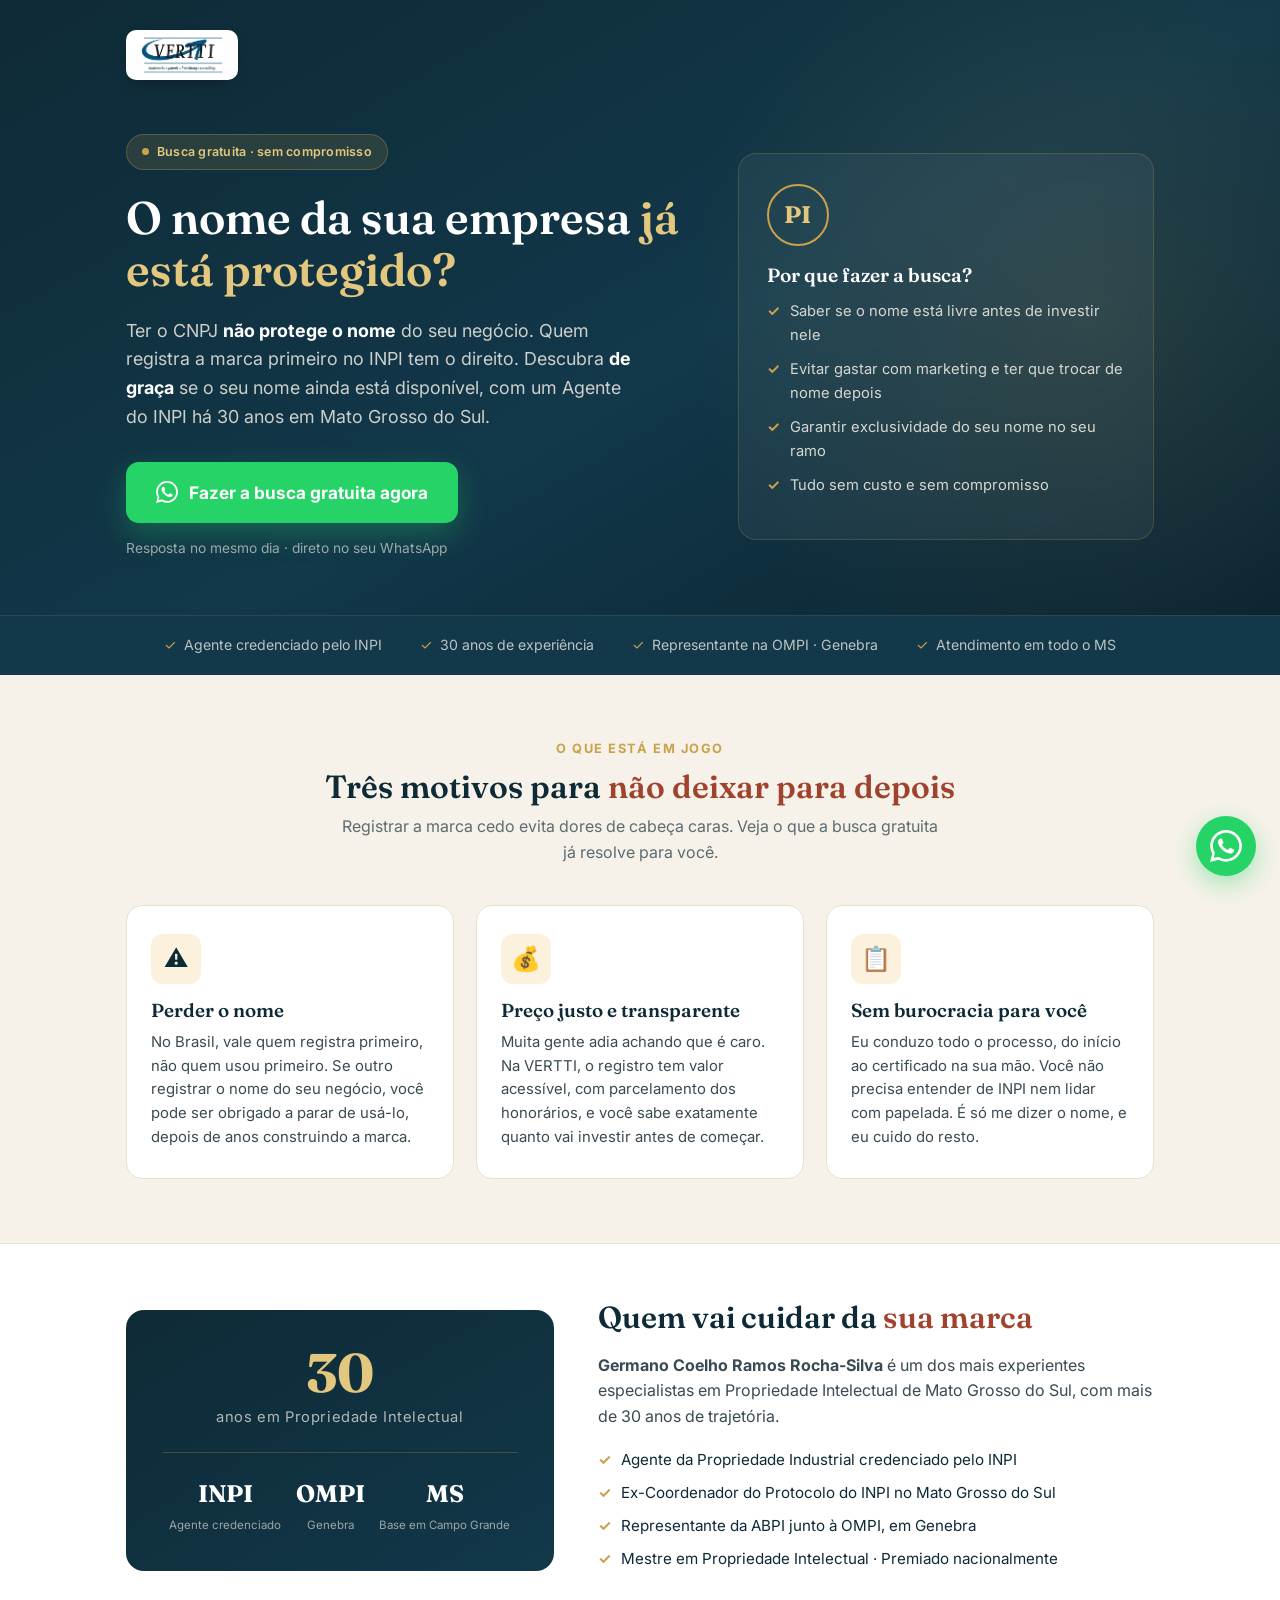
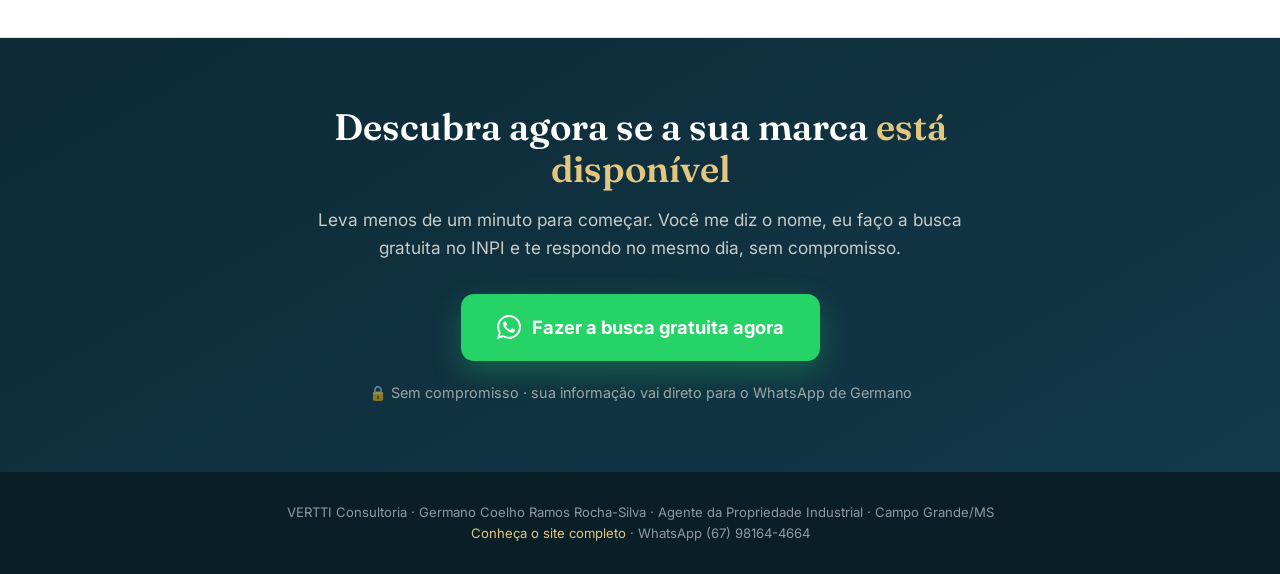
<file: captura.html>
<!DOCTYPE html>
<html lang="pt-BR">
<head>
<meta charset="UTF-8">
<meta name="viewport" content="width=device-width, initial-scale=1.0">
<title>Registre sua marca · VERTTI Consultoria · Busca gratuita no INPI</title>
<meta name="description" content="Descubra de graça se a marca da sua empresa está disponível. Agente do INPI há 30 anos em Campo Grande/MS. Busca gratuita e orçamento no mesmo dia.">
<link rel="preconnect" href="https://fonts.googleapis.com">
<link rel="preconnect" href="https://fonts.gstatic.com" crossorigin>
<link href="https://fonts.googleapis.com/css2?family=Fraunces:ital,opsz,wght@0,9..144,400;0,9..144,500;0,9..144,600;0,9..144,700;1,9..144,500&family=Inter:wght@400;500;600;700&display=swap" rel="stylesheet">
<style>
:root{
  --petroleo:#0E2A36; --petroleo-2:#12384a; --ouro:#C9A24B; --ouro-claro:#E3C77E;
  --marfim:#F6F2E9; --verde-wa:#25D366; --cinza:#5d6b72;
}
*{margin:0;padding:0;box-sizing:border-box}
body{font-family:'Inter',sans-serif;color:var(--petroleo);line-height:1.6;background:var(--marfim);-webkit-font-smoothing:antialiased}
h1,h2,h3{font-family:'Fraunces',serif;font-weight:600;line-height:1.15}

/* ===== HERO ===== */
.hero{background:linear-gradient(150deg,var(--petroleo) 0%,var(--petroleo-2) 55%,#0a2330 100%);color:#fff;position:relative;overflow:hidden}
.hero::before{content:"";position:absolute;top:-30%;right:-15%;width:60%;height:160%;background:radial-gradient(circle,rgba(201,162,75,.12),transparent 65%);pointer-events:none}
.hero-inner{max-width:1080px;margin:0 auto;padding:30px 26px 56px;position:relative;z-index:2}
.brand{display:flex;align-items:center;gap:12px;margin-bottom:54px}
.logo-plate{background:#fff;padding:6px 14px;border-radius:10px;display:inline-flex;align-items:center;box-shadow:0 6px 18px -8px rgba(0,0,0,.45)}
.logo-plate img{display:block;height:38px;width:auto}
.brand .mark{width:46px;height:46px;border-radius:11px;background:linear-gradient(135deg,var(--ouro),#a07d2e);display:grid;place-items:center;font-family:'Fraunces';font-weight:700;color:var(--petroleo);font-size:1.3rem}
.brand b{font-family:'Fraunces';font-size:1.3rem;font-weight:600}
.brand span{display:block;font-size:.68rem;letter-spacing:.16em;color:var(--ouro-claro);text-transform:uppercase}

.hero-grid{display:grid;grid-template-columns:1.15fr .85fr;gap:48px;align-items:center}
.eyebrow{display:inline-flex;align-items:center;gap:8px;background:rgba(201,162,75,.14);border:1px solid rgba(201,162,75,.3);color:var(--ouro-claro);font-size:.78rem;font-weight:600;padding:7px 15px;border-radius:100px;margin-bottom:22px;letter-spacing:.02em}
.eyebrow .pulse{width:7px;height:7px;border-radius:50%;background:var(--ouro);box-shadow:0 0 0 0 rgba(201,162,75,.6);animation:pz 2.2s infinite}
@keyframes pz{0%{box-shadow:0 0 0 0 rgba(201,162,75,.5)}70%{box-shadow:0 0 0 8px rgba(201,162,75,0)}100%{box-shadow:0 0 0 0 rgba(201,162,75,0)}}

h1{font-size:2.85rem;margin-bottom:20px}
h1 em{font-style:normal;color:var(--ouro-claro)}
.hero-lead{font-size:1.12rem;color:rgba(246,242,233,.82);margin-bottom:30px;max-width:90%}
.hero-lead b{color:#fff}

.cta-primary{display:inline-flex;align-items:center;gap:11px;background:var(--verde-wa);color:#fff;font-size:1.08rem;font-weight:700;padding:17px 30px;border-radius:13px;text-decoration:none;box-shadow:0 10px 30px rgba(37,211,102,.3);transition:transform .2s,box-shadow .2s}
.cta-primary:hover{transform:translateY(-2px);box-shadow:0 14px 38px rgba(37,211,102,.42)}
.cta-sub{font-size:.86rem;color:rgba(246,242,233,.6);margin-top:14px}

/* card lateral */
.hero-card{background:rgba(255,255,255,.05);border:1px solid rgba(201,162,75,.22);border-radius:18px;padding:30px 28px;backdrop-filter:blur(8px)}
.hero-card .seal{width:62px;height:62px;border-radius:50%;border:2px solid var(--ouro);display:grid;place-items:center;margin-bottom:18px;font-family:'Fraunces';font-weight:700;color:var(--ouro-claro);font-size:1.5rem}
.hero-card h3{font-size:1.2rem;margin-bottom:14px;color:#fff}
.hero-card ul{list-style:none}
.hero-card li{display:flex;gap:10px;font-size:.92rem;color:rgba(246,242,233,.85);margin-bottom:11px;align-items:flex-start}
.hero-card li .ic{color:var(--ouro);font-weight:700;flex-shrink:0}

/* ===== FAIXA CONFIANÇA ===== */
.trust{background:var(--petroleo-2);padding:18px 26px;border-top:1px solid rgba(201,162,75,.15)}
.trust-inner{max-width:1080px;margin:0 auto;display:flex;justify-content:center;gap:38px;flex-wrap:wrap;font-size:.88rem;color:rgba(246,242,233,.75)}
.trust-inner span{display:inline-flex;align-items:center;gap:8px}
.trust-inner .ic{color:var(--ouro)}

/* ===== MEDOS / BENEFÍCIOS ===== */
.section{max-width:1080px;margin:0 auto;padding:64px 26px}
.sec-eyebrow{color:var(--ouro);font-size:.8rem;font-weight:700;letter-spacing:.12em;text-transform:uppercase;text-align:center;margin-bottom:10px}
.sec-title{font-size:2rem;text-align:center;margin-bottom:8px}
.sec-title em{font-style:normal;color:#a0432e}
.sec-intro{text-align:center;color:var(--cinza);max-width:600px;margin:0 auto 40px}

.fears{display:grid;grid-template-columns:repeat(3,1fr);gap:22px}
.fear{background:#fff;border:1px solid #e8e0d0;border-radius:16px;padding:28px 24px;transition:transform .2s,box-shadow .2s}
.fear:hover{transform:translateY(-4px);box-shadow:0 14px 36px rgba(14,42,54,.1)}
.fear .fic{width:50px;height:50px;border-radius:12px;background:#FBF1DD;display:grid;place-items:center;font-size:1.5rem;margin-bottom:16px}
.fear h3{font-size:1.18rem;margin-bottom:9px}
.fear p{font-size:.93rem;color:#3a4a52}

/* ===== AUTORIDADE ===== */
.authority{background:#fff;border-top:1px solid #e8e0d0;border-bottom:1px solid #e8e0d0}
.auth-inner{max-width:1080px;margin:0 auto;padding:56px 26px;display:grid;grid-template-columns:1fr 1.3fr;gap:44px;align-items:center}
.auth-photo{background:linear-gradient(150deg,var(--petroleo),var(--petroleo-2));border-radius:18px;padding:36px;color:#fff;text-align:center}
.auth-photo .big{font-family:'Fraunces';font-size:3.4rem;font-weight:700;color:var(--ouro-claro);line-height:1}
.auth-photo .big-l{font-size:.92rem;color:rgba(246,242,233,.7);margin-top:6px;letter-spacing:.04em}
.auth-photo .divider{height:1px;background:rgba(201,162,75,.25);margin:22px 0}
.auth-photo .mini{display:flex;justify-content:space-around;text-align:center}
.auth-photo .mini .n{font-family:'Fraunces';font-size:1.5rem;font-weight:700;color:#fff}
.auth-photo .mini .l{font-size:.72rem;color:rgba(246,242,233,.6);margin-top:3px}
.auth-text h2{font-size:1.9rem;margin-bottom:18px}
.auth-text h2 em{font-style:normal;color:#a0432e}
.auth-text p{color:#3a4a52;margin-bottom:14px}
.auth-text .creds{list-style:none;margin-top:18px}
.auth-text .creds li{display:flex;gap:10px;margin-bottom:9px;font-size:.95rem;align-items:flex-start}
.auth-text .creds .ic{color:var(--ouro);font-weight:700;flex-shrink:0}

/* ===== CTA FINAL ===== */
.final{background:linear-gradient(150deg,var(--petroleo) 0%,var(--petroleo-2) 100%);color:#fff;text-align:center}
.final-inner{max-width:720px;margin:0 auto;padding:68px 26px}
.final h2{font-size:2.3rem;margin-bottom:16px}
.final h2 em{font-style:normal;color:var(--ouro-claro)}
.final p{font-size:1.08rem;color:rgba(246,242,233,.8);margin-bottom:32px}
.final .cta-primary{font-size:1.15rem;padding:19px 36px}
.final .guarantee{margin-top:20px;font-size:.9rem;color:rgba(246,242,233,.6)}

/* ===== RODAPÉ ===== */
footer{background:#091e27;color:rgba(255,255,255,.55);text-align:center;padding:30px 26px;font-size:.82rem}
footer a{color:var(--ouro-claro);text-decoration:none}

/* ===== WHATSAPP FLUTUANTE ===== */
.wa-float{position:fixed;bottom:24px;right:24px;width:60px;height:60px;background:var(--verde-wa);border-radius:50%;display:grid;place-items:center;box-shadow:0 8px 24px rgba(37,211,102,.4);z-index:99;animation:waPulse 2.5s infinite}
.wa-float svg{width:32px;height:32px;fill:#fff}
@keyframes waPulse{0%{box-shadow:0 8px 24px rgba(37,211,102,.4)}50%{box-shadow:0 8px 30px rgba(37,211,102,.7)}100%{box-shadow:0 8px 24px rgba(37,211,102,.4)}}

@media(max-width:860px){
  .hero-grid{grid-template-columns:1fr;gap:32px}
  h1{font-size:2.2rem}
  .fears{grid-template-columns:1fr}
  .auth-inner{grid-template-columns:1fr;gap:28px}
  .trust-inner{gap:18px;font-size:.8rem}
}
@media(prefers-reduced-motion:reduce){*{animation:none!important;transition:none!important}}
</style>
</head>
<body>

<!-- HERO -->
<section class="hero">
  <div class="hero-inner">
    <div class="brand logo-plate"><img src="[data-uri]" alt="VERTTI Consulting"></div>
    <div class="hero-grid">
      <div>
        <div class="eyebrow"><span class="pulse"></span> Busca gratuita · sem compromisso</div>
        <h1>O nome da sua empresa <em>já está protegido?</em></h1>
        <p class="hero-lead">Ter o CNPJ <b>não protege o nome</b> do seu negócio. Quem registra a marca primeiro no INPI tem o direito. Descubra <b>de graça</b> se o seu nome ainda está disponível, com um Agente do INPI há 30 anos em Mato Grosso do Sul.</p>
        <a class="cta-primary" href="https://wa.me/5567981644664?text=Ol%C3%A1!%20Quero%20a%20busca%20gratuita%20da%20minha%20marca%20no%20INPI." target="_blank">
          <svg width="22" height="22" viewBox="0 0 24 24" fill="#fff"><path d="M.057 24l1.687-6.163a11.867 11.867 0 01-1.587-5.946C.16 5.335 5.495 0 12.05 0a11.817 11.817 0 018.413 3.488 11.824 11.824 0 013.48 8.414c-.003 6.557-5.338 11.892-11.893 11.892a11.9 11.9 0 01-5.688-1.449L.057 24zm6.597-3.807c1.676.995 3.276 1.591 5.392 1.592 5.448 0 9.886-4.434 9.889-9.885.002-5.462-4.415-9.89-9.881-9.892-5.452 0-9.887 4.434-9.889 9.884a9.86 9.86 0 001.507 5.26l-.999 3.648 3.781-.607zm11.387-5.464c-.074-.124-.272-.198-.57-.347-.297-.149-1.758-.868-2.031-.967-.272-.099-.47-.149-.669.149-.198.297-.768.967-.941 1.165-.173.198-.347.223-.644.074-.297-.149-1.255-.462-2.39-1.475-.883-.788-1.48-1.761-1.653-2.059-.173-.297-.018-.458.13-.606.134-.133.297-.347.446-.521.151-.172.2-.296.3-.495.099-.198.05-.372-.025-.521-.075-.148-.669-1.611-.916-2.206-.242-.579-.487-.501-.669-.51l-.57-.01c-.198 0-.52.074-.792.372s-1.04 1.016-1.04 2.479 1.065 2.876 1.213 3.074c.149.198 2.095 3.2 5.076 4.487.709.306 1.263.489 1.694.626.712.226 1.36.194 1.872.118.571-.085 1.758-.719 2.006-1.413.248-.695.248-1.29.173-1.414z"/></svg>
          Fazer a busca gratuita agora
        </a>
        <div class="cta-sub">Resposta no mesmo dia · direto no seu WhatsApp</div>
      </div>
      <div class="hero-card">
        <div class="seal">PI</div>
        <h3>Por que fazer a busca?</h3>
        <ul>
          <li><span class="ic">✓</span> Saber se o nome está livre antes de investir nele</li>
          <li><span class="ic">✓</span> Evitar gastar com marketing e ter que trocar de nome depois</li>
          <li><span class="ic">✓</span> Garantir exclusividade do seu nome no seu ramo</li>
          <li><span class="ic">✓</span> Tudo sem custo e sem compromisso</li>
        </ul>
      </div>
    </div>
  </div>
</section>

<!-- FAIXA CONFIANÇA -->
<div class="trust">
  <div class="trust-inner">
    <span><span class="ic">✓</span> Agente credenciado pelo INPI</span>
    <span><span class="ic">✓</span> 30 anos de experiência</span>
    <span><span class="ic">✓</span> Representante na OMPI · Genebra</span>
    <span><span class="ic">✓</span> Atendimento em todo o MS</span>
  </div>
</div>

<!-- MEDOS RESOLVIDOS -->
<section class="section">
  <div class="sec-eyebrow">O que está em jogo</div>
  <h2 class="sec-title">Três motivos para <em>não deixar para depois</em></h2>
  <p class="sec-intro">Registrar a marca cedo evita dores de cabeça caras. Veja o que a busca gratuita já resolve para você.</p>
  <div class="fears">
    <div class="fear">
      <div class="fic">⚠️</div>
      <h3>Perder o nome</h3>
      <p>No Brasil, vale quem registra primeiro, não quem usou primeiro. Se outro registrar o nome do seu negócio, você pode ser obrigado a parar de usá-lo, depois de anos construindo a marca.</p>
    </div>
    <div class="fear">
      <div class="fic">💰</div>
      <h3>Preço justo e transparente</h3>
      <p>Muita gente adia achando que é caro. Na VERTTI, o registro tem valor acessível, com parcelamento dos honorários, e você sabe exatamente quanto vai investir antes de começar.</p>
    </div>
    <div class="fear">
      <div class="fic">📋</div>
      <h3>Sem burocracia para você</h3>
      <p>Eu conduzo todo o processo, do início ao certificado na sua mão. Você não precisa entender de INPI nem lidar com papelada. É só me dizer o nome, e eu cuido do resto.</p>
    </div>
  </div>
</section>

<!-- AUTORIDADE -->
<div class="authority">
  <div class="auth-inner">
    <div class="auth-photo">
      <div class="big">30</div>
      <div class="big-l">anos em Propriedade Intelectual</div>
      <div class="divider"></div>
      <div class="mini">
        <div><div class="n">INPI</div><div class="l">Agente credenciado</div></div>
        <div><div class="n">OMPI</div><div class="l">Genebra</div></div>
        <div><div class="n">MS</div><div class="l">Base em Campo Grande</div></div>
      </div>
    </div>
    <div class="auth-text">
      <h2>Quem vai cuidar da <em>sua marca</em></h2>
      <p><b>Germano Coelho Ramos Rocha-Silva</b> é um dos mais experientes especialistas em Propriedade Intelectual de Mato Grosso do Sul, com mais de 30 anos de trajetória.</p>
      <ul class="creds">
        <li><span class="ic">✓</span> Agente da Propriedade Industrial credenciado pelo INPI</li>
        <li><span class="ic">✓</span> Ex-Coordenador do Protocolo do INPI no Mato Grosso do Sul</li>
        <li><span class="ic">✓</span> Representante da ABPI junto à OMPI, em Genebra</li>
        <li><span class="ic">✓</span> Mestre em Propriedade Intelectual · Premiado nacionalmente</li>
      </ul>
    </div>
  </div>
</div>

<!-- CTA FINAL -->
<section class="final">
  <div class="final-inner">
    <h2>Descubra agora se a sua marca <em>está disponível</em></h2>
    <p>Leva menos de um minuto para começar. Você me diz o nome, eu faço a busca gratuita no INPI e te respondo no mesmo dia, sem compromisso.</p>
    <a class="cta-primary" href="https://wa.me/5567981644664?text=Ol%C3%A1!%20Quero%20a%20busca%20gratuita%20da%20minha%20marca%20no%20INPI." target="_blank">
      <svg width="24" height="24" viewBox="0 0 24 24" fill="#fff"><path d="M.057 24l1.687-6.163a11.867 11.867 0 01-1.587-5.946C.16 5.335 5.495 0 12.05 0a11.817 11.817 0 018.413 3.488 11.824 11.824 0 013.48 8.414c-.003 6.557-5.338 11.892-11.893 11.892a11.9 11.9 0 01-5.688-1.449L.057 24zm6.597-3.807c1.676.995 3.276 1.591 5.392 1.592 5.448 0 9.886-4.434 9.889-9.885.002-5.462-4.415-9.89-9.881-9.892-5.452 0-9.887 4.434-9.889 9.884a9.86 9.86 0 001.507 5.26l-.999 3.648 3.781-.607zm11.387-5.464c-.074-.124-.272-.198-.57-.347-.297-.149-1.758-.868-2.031-.967-.272-.099-.47-.149-.669.149-.198.297-.768.967-.941 1.165-.173.198-.347.223-.644.074-.297-.149-1.255-.462-2.39-1.475-.883-.788-1.48-1.761-1.653-2.059-.173-.297-.018-.458.13-.606.134-.133.297-.347.446-.521.151-.172.2-.296.3-.495.099-.198.05-.372-.025-.521-.075-.148-.669-1.611-.916-2.206-.242-.579-.487-.501-.669-.51l-.57-.01c-.198 0-.52.074-.792.372s-1.04 1.016-1.04 2.479 1.065 2.876 1.213 3.074c.149.198 2.095 3.2 5.076 4.487.709.306 1.263.489 1.694.626.712.226 1.36.194 1.872.118.571-.085 1.758-.719 2.006-1.413.248-.695.248-1.29.173-1.414z"/></svg>
      Fazer a busca gratuita agora
    </a>
    <div class="guarantee">🔒 Sem compromisso · sua informação vai direto para o WhatsApp de Germano</div>
  </div>
</section>

<footer>
  VERTTI Consultoria · Germano Coelho Ramos Rocha-Silva · Agente da Propriedade Industrial · Campo Grande/MS<br>
  <a href="index.html">Conheça o site completo</a> · WhatsApp (67) 98164-4664
</footer>

<!-- WHATSAPP FLUTUANTE -->
<a class="wa-float" href="https://wa.me/5567981644664?text=Ol%C3%A1!%20Quero%20a%20busca%20gratuita%20da%20minha%20marca%20no%20INPI." target="_blank" aria-label="WhatsApp">
  <svg viewBox="0 0 24 24"><path d="M.057 24l1.687-6.163a11.867 11.867 0 01-1.587-5.946C.16 5.335 5.495 0 12.05 0a11.817 11.817 0 018.413 3.488 11.824 11.824 0 013.48 8.414c-.003 6.557-5.338 11.892-11.893 11.892a11.9 11.9 0 01-5.688-1.449L.057 24zm6.597-3.807c1.676.995 3.276 1.591 5.392 1.592 5.448 0 9.886-4.434 9.889-9.885.002-5.462-4.415-9.89-9.881-9.892-5.452 0-9.887 4.434-9.889 9.884a9.86 9.86 0 001.507 5.26l-.999 3.648 3.781-.607zm11.387-5.464c-.074-.124-.272-.198-.57-.347-.297-.149-1.758-.868-2.031-.967-.272-.099-.47-.149-.669.149-.198.297-.768.967-.941 1.165-.173.198-.347.223-.644.074-.297-.149-1.255-.462-2.39-1.475-.883-.788-1.48-1.761-1.653-2.059-.173-.297-.018-.458.13-.606.134-.133.297-.347.446-.521.151-.172.2-.296.3-.495.099-.198.05-.372-.025-.521-.075-.148-.669-1.611-.916-2.206-.242-.579-.487-.501-.669-.51l-.57-.01c-.198 0-.52.074-.792.372s-1.04 1.016-1.04 2.479 1.065 2.876 1.213 3.074c.149.198 2.095 3.2 5.076 4.487.709.306 1.263.489 1.694.626.712.226 1.36.194 1.872.118.571-.085 1.758-.719 2.006-1.413.248-.695.248-1.29.173-1.414z"/></svg>
</a>

</body>
</html>
</file>
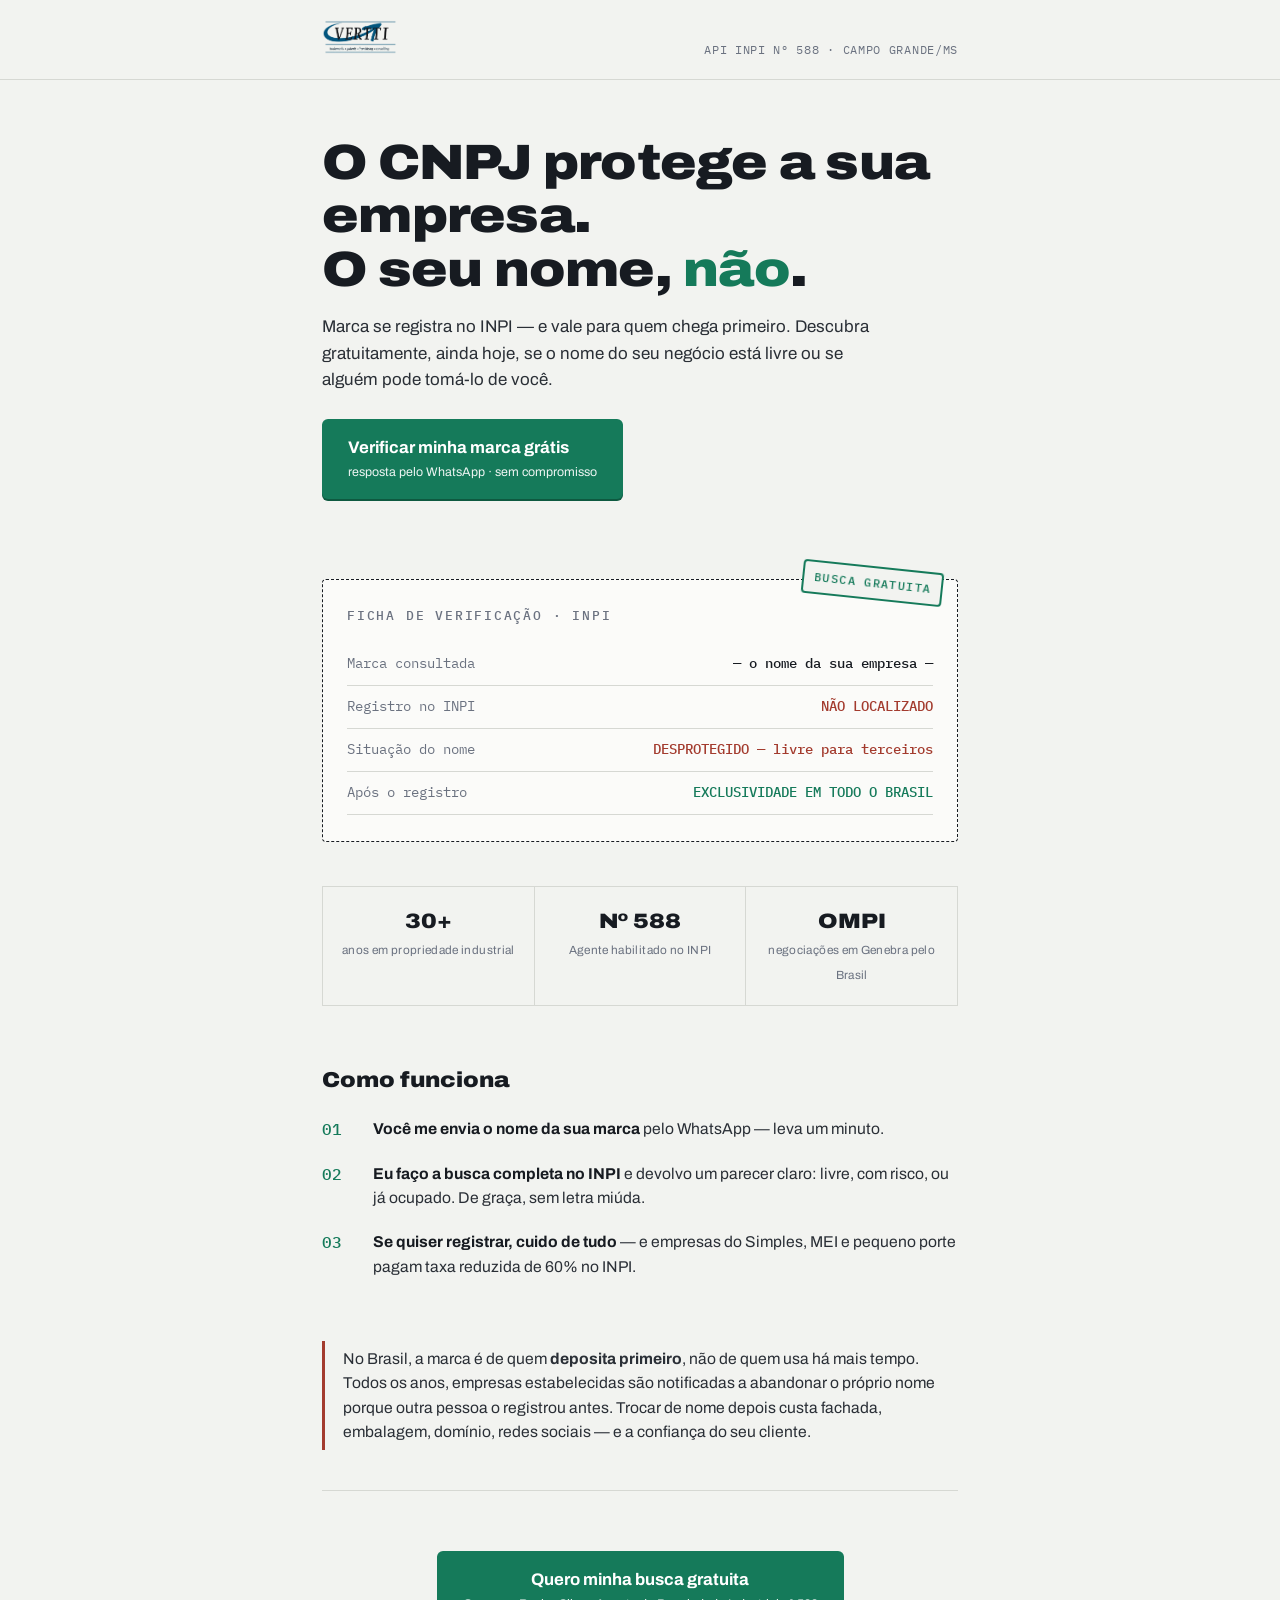
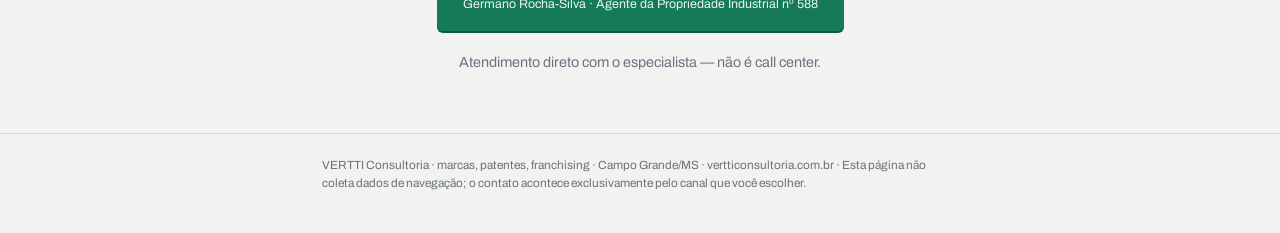
<file: marca.html>
<!DOCTYPE html>
<html lang="pt-BR">
<head>
<meta charset="UTF-8">
<meta name="viewport" content="width=device-width, initial-scale=1.0">
<title>Registro de Marca em Campo Grande/MS — Busca Gratuita | VERTTI</title>
<meta name="description" content="Verifique grátis se o nome da sua empresa está livre no INPI. Agente da Propriedade Industrial nº 588, 30+ anos de experiência. Campo Grande/MS.">
<meta name="robots" content="index,follow">
<link rel="preconnect" href="https://fonts.googleapis.com">
<link rel="preconnect" href="https://fonts.gstatic.com" crossorigin>
<link href="https://fonts.googleapis.com/css2?family=Archivo:wdth,wght@75..125,400..900&family=IBM+Plex+Mono:wght@400;500&display=swap" rel="stylesheet">
<style>
:root{
  --tinta:#171B21;        /* quase-preto notarial */
  --papel:#F2F3F0;        /* papel de protocolo, frio */
  --deferido:#157A5A;     /* verde de marca concedida */
  --deferido-esc:#0E5940;
  --aco:#6B7280;          /* cinza utilitário */
  --linha:#D6D8D3;
}
*{margin:0;padding:0;box-sizing:border-box}
html{scroll-behavior:smooth}
body{background:var(--papel);color:var(--tinta);
  font-family:'Archivo',system-ui,sans-serif;
  font-variation-settings:'wdth' 100;
  line-height:1.55;-webkit-font-smoothing:antialiased}
.wrap{max-width:680px;margin:0 auto;padding:0 22px}
.mono{font-family:'IBM Plex Mono',monospace}

/* ---------- topo mínimo ---------- */
header{padding:20px 0;border-bottom:1px solid var(--linha)}
header .wrap{display:flex;justify-content:space-between;align-items:baseline}
.logo{font-weight:900;font-variation-settings:'wdth' 118;letter-spacing:.04em;font-size:1.15rem}
.credencial{font-size:.72rem;color:var(--aco);letter-spacing:.06em}

/* ---------- hero ---------- */
.hero{padding:56px 0 34px}
.hero h1{font-weight:900;font-variation-settings:'wdth' 112;
  font-size:clamp(1.9rem,6.4vw,3.1rem);line-height:1.08;letter-spacing:-.015em}
.hero h1 em{font-style:normal;color:var(--deferido)}
.hero p.sub{margin-top:18px;font-size:1.06rem;max-width:34em;color:#2A2F36}

/* ---------- CTA ---------- */
.cta{display:inline-block;margin-top:26px;background:var(--deferido);color:#fff;
  text-decoration:none;font-weight:700;font-size:1.05rem;
  padding:16px 26px;border-radius:6px;
  box-shadow:0 2px 0 var(--deferido-esc);transition:transform .12s ease}
.cta:hover{transform:translateY(-1px)}
.cta:focus-visible{outline:3px solid var(--tinta);outline-offset:3px}
.cta small{display:block;font-weight:400;font-size:.78rem;opacity:.92;margin-top:2px}

/* ---------- ficha de protocolo (assinatura) ---------- */
.ficha{margin:46px 0 10px;border:1.5px dashed var(--tinta);border-radius:4px;
  background:#FBFBF9;padding:26px 24px;position:relative;
  animation:surge .5s ease both}
@keyframes surge{from{opacity:0;transform:translateY(10px)}to{opacity:1;transform:none}}
@media (prefers-reduced-motion:reduce){.ficha{animation:none}}
.ficha h2{font-family:'IBM Plex Mono',monospace;font-weight:500;font-size:.8rem;
  letter-spacing:.14em;color:var(--aco);text-transform:uppercase;margin-bottom:18px}
.campo{display:flex;justify-content:space-between;gap:12px;
  border-bottom:1px solid var(--linha);padding:10px 0;
  font-family:'IBM Plex Mono',monospace;font-size:.88rem}
.campo .k{color:var(--aco)}
.campo .v{font-weight:500;text-align:right}
.v.alerta{color:#A33B2E}
.v.ok{color:var(--deferido)}
.carimbo{position:absolute;top:-14px;right:14px;transform:rotate(6deg);
  border:2.5px solid var(--deferido);color:var(--deferido);border-radius:4px;
  font-family:'IBM Plex Mono',monospace;font-weight:500;font-size:.72rem;
  letter-spacing:.12em;padding:6px 10px;background:var(--papel)}

/* ---------- provas ---------- */
.provas{display:grid;grid-template-columns:1fr 1fr 1fr;gap:1px;
  background:var(--linha);border:1px solid var(--linha);margin:44px 0}
.prova{background:var(--papel);padding:18px 14px;text-align:center}
.prova b{display:block;font-weight:900;font-variation-settings:'wdth' 115;font-size:1.3rem}
.prova span{font-size:.74rem;color:var(--aco);letter-spacing:.03em}
@media(max-width:520px){.provas{grid-template-columns:1fr}.prova{text-align:left;display:flex;justify-content:space-between;align-items:baseline}}

/* ---------- passos ---------- */
.secao{padding:14px 0 8px}
.secao h3{font-weight:900;font-variation-settings:'wdth' 110;font-size:1.35rem;margin-bottom:20px}
.passo{display:flex;gap:16px;margin-bottom:20px}
.passo .n{font-family:'IBM Plex Mono',monospace;color:var(--deferido);
  font-weight:500;min-width:2.2em}
.passo p{font-size:.98rem;color:#2A2F36}
.passo b{color:var(--tinta)}

/* ---------- risco ---------- */
.risco{border-left:3px solid #A33B2E;padding:6px 0 6px 18px;margin:34px 0;
  color:#2A2F36;font-size:.98rem}

/* ---------- fechamento ---------- */
.fim{padding:34px 0 60px;text-align:center;border-top:1px solid var(--linha);margin-top:40px}
.fim p{color:var(--aco);font-size:.9rem;margin-top:20px}
footer{border-top:1px solid var(--linha);padding:22px 0 40px;
  font-size:.74rem;color:var(--aco)}
</style>
</head>
<body>

<header>
  <div class="wrap">
    <img src="[data-uri]" alt="VERTTI Consulting" style="height:34px;width:auto;display:block">
    <div class="credencial mono">API INPI Nº 588 · CAMPO GRANDE/MS</div>
  </div>
</header>

<main class="wrap">

  <section class="hero">
    <h1>O CNPJ protege a sua empresa.<br>O seu nome, <em>não</em>.</h1>
    <p class="sub">Marca se registra no INPI — e vale para quem chega primeiro.
    Descubra gratuitamente, ainda hoje, se o nome do seu negócio está livre
    ou se alguém pode tomá-lo de você.</p>

    <a class="cta" id="cta-topo"
       href="https://wa.me/5567981644664?text=Ol%C3%A1%2C%20vim%20pela%20p%C3%A1gina%20de%20busca%20gratuita%20e%20quero%20verificar%20a%20viabilidade%20da%20minha%20marca">
      Verificar minha marca grátis
      <small>resposta pelo WhatsApp · sem compromisso</small>
    </a>
  </section>

  <section class="ficha" aria-label="Exemplo de ficha de verificação">
    <div class="carimbo">BUSCA GRATUITA</div>
    <h2>Ficha de verificação · INPI</h2>
    <div class="campo"><span class="k">Marca consultada</span><span class="v">— o nome da sua empresa —</span></div>
    <div class="campo"><span class="k">Registro no INPI</span><span class="v alerta">NÃO LOCALIZADO</span></div>
    <div class="campo"><span class="k">Situação do nome</span><span class="v alerta">DESPROTEGIDO — livre para terceiros</span></div>
    <div class="campo"><span class="k">Após o registro</span><span class="v ok">EXCLUSIVIDADE EM TODO O BRASIL</span></div>
  </section>

  <div class="provas">
    <div class="prova"><b>30+</b><span>anos em propriedade industrial</span></div>
    <div class="prova"><b>Nº 588</b><span>Agente habilitado no INPI</span></div>
    <div class="prova"><b>OMPI</b><span>negociações em Genebra pelo Brasil</span></div>
  </div>

  <section class="secao">
    <h3>Como funciona</h3>
    <div class="passo"><span class="n mono">01</span>
      <p><b>Você me envia o nome da sua marca</b> pelo WhatsApp — leva um minuto.</p></div>
    <div class="passo"><span class="n mono">02</span>
      <p><b>Eu faço a busca completa no INPI</b> e devolvo um parecer claro:
      livre, com risco, ou já ocupado. De graça, sem letra miúda.</p></div>
    <div class="passo"><span class="n mono">03</span>
      <p><b>Se quiser registrar, cuido de tudo</b> — e empresas do Simples,
      MEI e pequeno porte pagam taxa reduzida de 60% no INPI.</p></div>
  </section>

  <p class="risco">No Brasil, a marca é de quem <b>deposita primeiro</b>, não de
  quem usa há mais tempo. Todos os anos, empresas estabelecidas são notificadas
  a abandonar o próprio nome porque outra pessoa o registrou antes. Trocar de
  nome depois custa fachada, embalagem, domínio, redes sociais — e a confiança
  do seu cliente.</p>

  <section class="fim">
    <a class="cta" id="cta-fim"
       href="https://wa.me/5567981644664?text=Ol%C3%A1%2C%20quero%20a%20busca%20gratuita%20de%20viabilidade%20da%20minha%20marca">
      Quero minha busca gratuita
      <small>Germano Rocha-Silva · Agente da Propriedade Industrial nº 588</small>
    </a>
    <p>Atendimento direto com o especialista — não é call center.</p>
  </section>

</main>

<footer>
  <div class="wrap">
    VERTTI Consultoria · marcas, patentes, franchising · Campo Grande/MS ·
    vertticonsultoria.com.br · Esta página não coleta dados de navegação;
    o contato acontece exclusivamente pelo canal que você escolher.
  </div>
</footer>

<!-- Conversão Google Ads: após criar a ação de conversão "Clique no WhatsApp",
     cole aqui o gtag.js e adicione onclick de conversão nos dois CTAs.
     Enquanto isso, a própria mensagem pré-preenchida identifica a origem. -->

</body>
</html>
</file>
